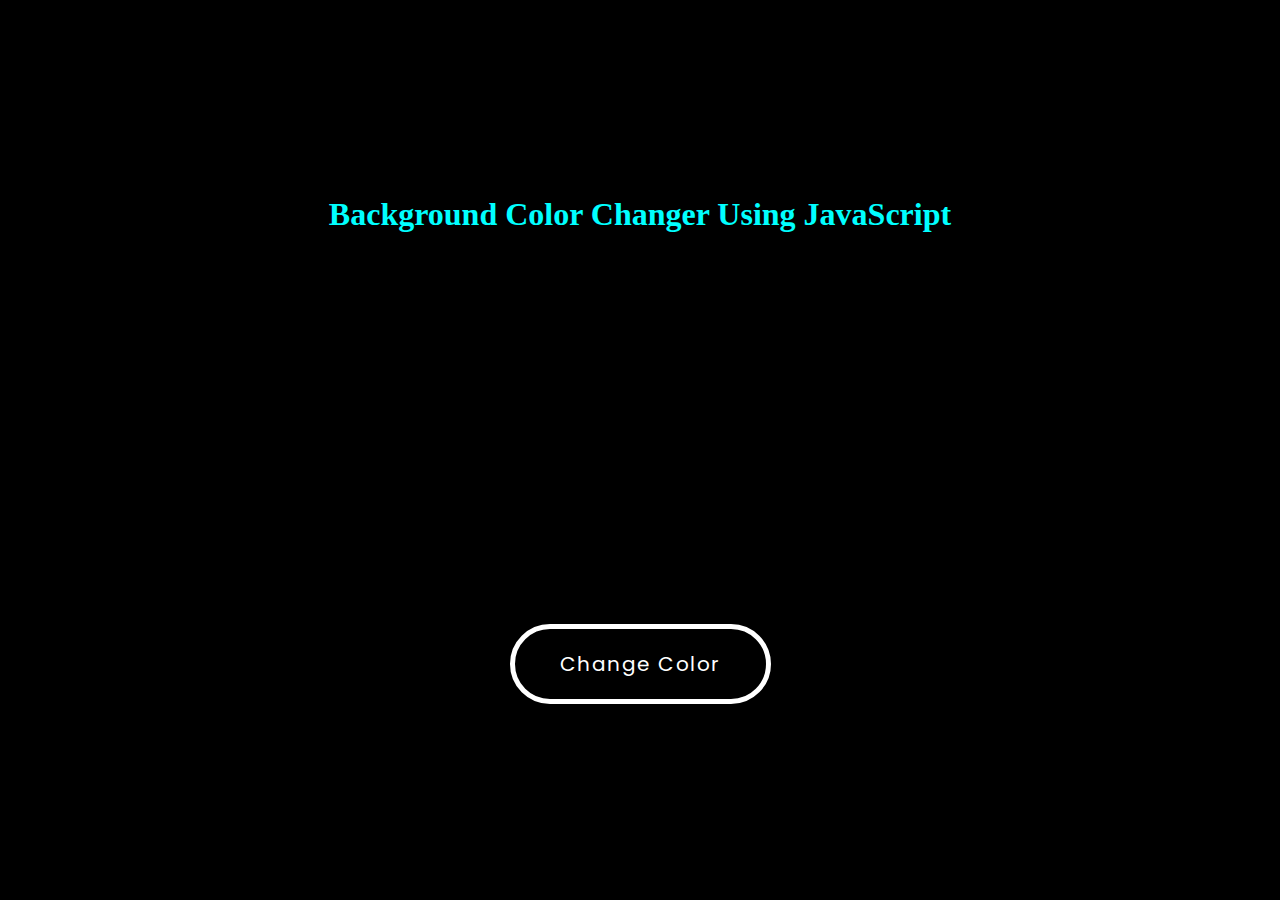
<file: Bg-Color-Changer-Using-JS/index.html>
<!DOCTYPE html>
<html lang="en">
  <head>
    <meta charset="UTF-8" />
    <meta http-equiv="X-UA-Compatible" content="IE=edge" />
    <meta name="viewport" content="width=device-width, initial-scale=1.0" />
    <title>Background Color Changer Using JavaScript</title>
    <link
      href="https://fonts.googleapis.com/css2?family=Poppins:wght@600&display=swap"
      rel="stylesheet"
    />
    <link rel="stylesheet" href="style.css">
    <script src="app.js"></script>
  </head>
  <body>
    <div class="cc">
        <h1>Background Color Changer Using JavaScript</h1>
    </div>
    <button onclick="changeColor()">Change Color</button>
  </body>
</html>
</file>
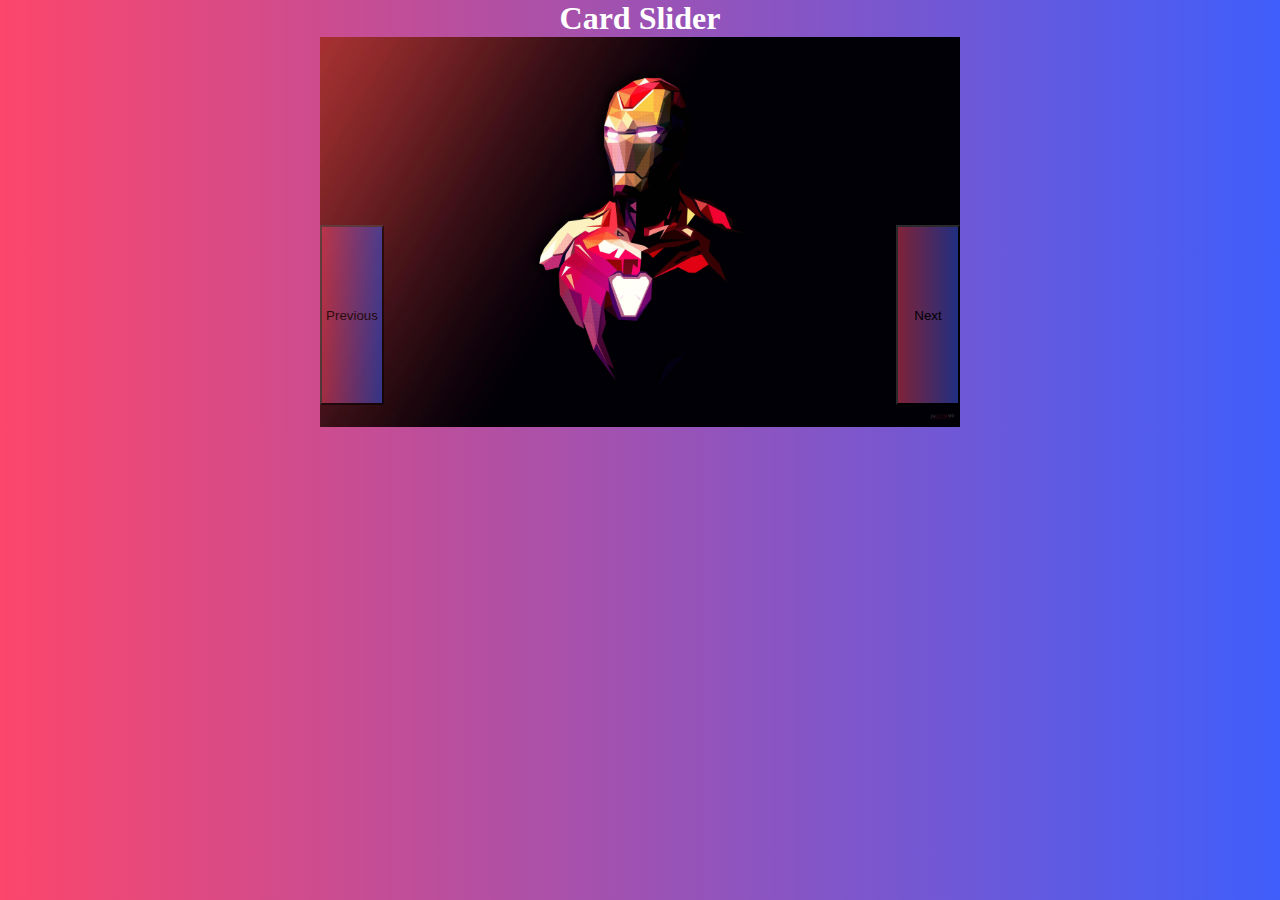
<file: Card-Slider-With-JS/index.html>
<!DOCTYPE html>
<html lang="en">
<head>
    <meta charset="UTF-8">
    <meta http-equiv="X-UA-Compatible" content="IE=edge">
    <meta name="viewport" content="width=device-width, initial-scale=1.0">
    <title>Card-Slider</title>
    <link rel="stylesheet" href="style.css">
</head>
<body>
    <h1>Card Slider</h1>
    <div class="card">
        <div class="cardContainer">
            <img class="slides" src="./Img/Avengers.jpg" id="lastslide">
            <img class="slides" src="./Img/Iron-Man.jpg">
            <img class="slides" src="./Img/SpiderMan.jpg">
            <img class="slides" src="./Img/Thor.jpg">
            <img class="slides" src="./Img/AvengersF.jpg" id="firstslide">
        </div>
    </div>
    <button class="btn" id="prev">Previous</button>
    <button class="btn" id="next">Next</button>
    <script src="./app.js"></script>
</body>
</html>
</file>
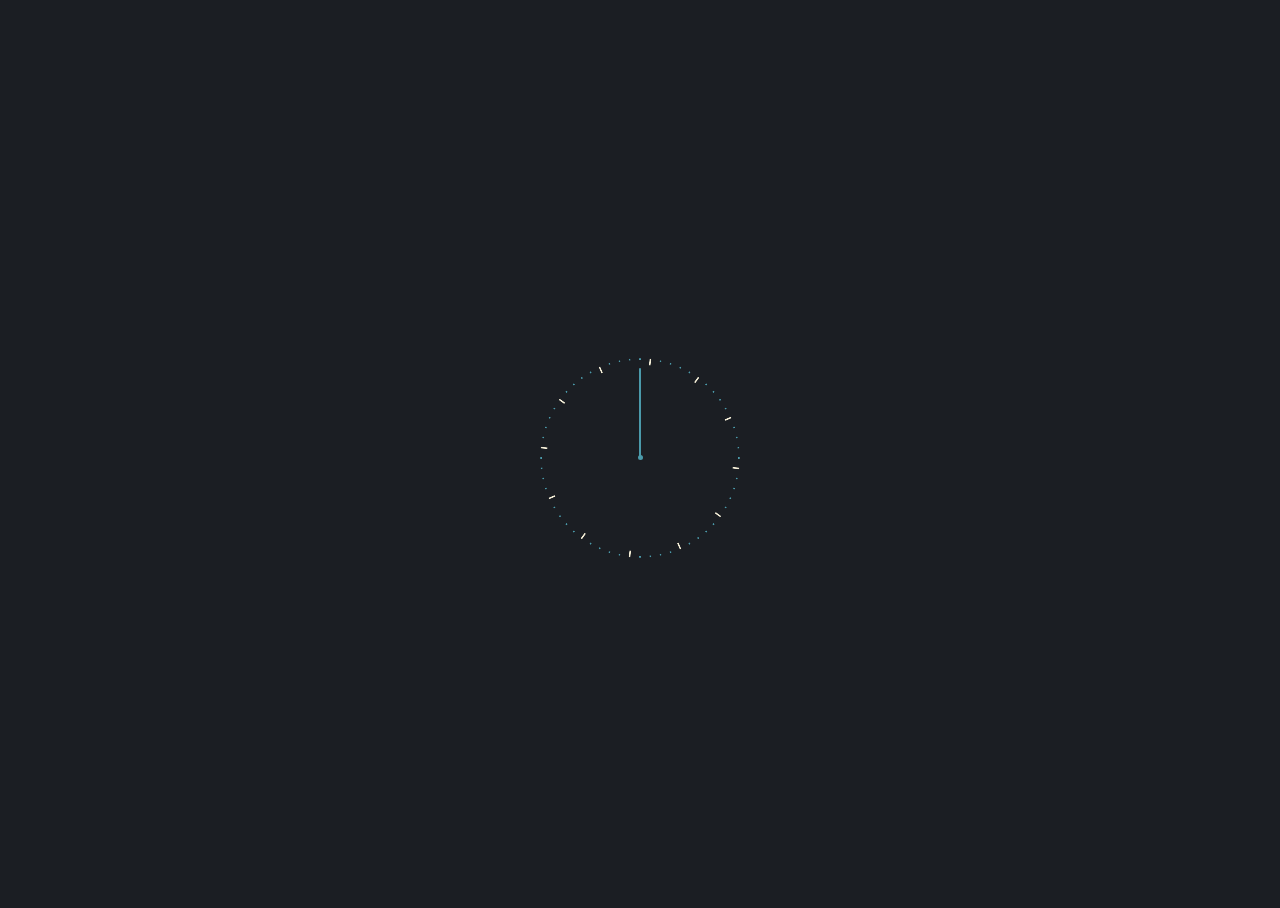
<file: Clock-Animation-Using-Html-Css-JS/index.html>
<!DOCTYPE html>
<html lang="en">
<head>
    <meta charset="UTF-8">
    <meta http-equiv="X-UA-Compatible" content="IE=edge">
    <meta name="viewport" content="width=device-width, initial-scale=1.0">
    <title>Clock Animation</title>
    <link rel="stylesheet" href="style.css">
    <script src="app.js"></script>
</head>
<body>
    <div class="clock">
        <div class="clock-second"></div>
        <div class="clock-minute"></div>
        <div class="clock-hour"></div>
        <div class="clock-axis"></div>
        <section class="clock-indicator"></section>
        <section class="clock-indicator"></section>
        <section class="clock-indicator"></section>
        <section class="clock-indicator"></section>
        <section class="clock-indicator"></section>
        <section class="clock-indicator"></section>
        <section class="clock-indicator"></section>
        <section class="clock-indicator"></section>
        <section class="clock-indicator"></section>
        <section class="clock-indicator"></section>
        <section class="clock-indicator"></section>
        <section class="clock-indicator"></section>
        <section class="clock-indicator"></section>
        <section class="clock-indicator"></section>
        <section class="clock-indicator"></section>
        <section class="clock-indicator"></section>
        <section class="clock-indicator"></section>
        <section class="clock-indicator"></section>
        <section class="clock-indicator"></section>
        <section class="clock-indicator"></section>
        <section class="clock-indicator"></section>
        <section class="clock-indicator"></section>
        <section class="clock-indicator"></section>
        <section class="clock-indicator"></section>
        <section class="clock-indicator"></section>
        <section class="clock-indicator"></section>
        <section class="clock-indicator"></section>
        <section class="clock-indicator"></section>
        <section class="clock-indicator"></section>
        <section class="clock-indicator"></section>
        <section class="clock-indicator"></section>
        <section class="clock-indicator"></section>
        <section class="clock-indicator"></section>
        <section class="clock-indicator"></section>
        <section class="clock-indicator"></section>
        <section class="clock-indicator"></section>
        <section class="clock-indicator"></section>
        <section class="clock-indicator"></section>
        <section class="clock-indicator"></section>
        <section class="clock-indicator"></section>
        <section class="clock-indicator"></section>
        <section class="clock-indicator"></section>
        <section class="clock-indicator"></section>
        <section class="clock-indicator"></section>
        <section class="clock-indicator"></section>
        <section class="clock-indicator"></section>
        <section class="clock-indicator"></section>
        <section class="clock-indicator"></section>
        <section class="clock-indicator"></section>
        <section class="clock-indicator"></section>
        <section class="clock-indicator"></section>
        <section class="clock-indicator"></section>
        <section class="clock-indicator"></section>
        <section class="clock-indicator"></section>
        <section class="clock-indicator"></section>
        <section class="clock-indicator"></section>
        <section class="clock-indicator"></section>
        <section class="clock-indicator"></section>
        <section class="clock-indicator"></section>
        <section class="clock-indicator"></section>
    </div>
</body>
</html>
</file>
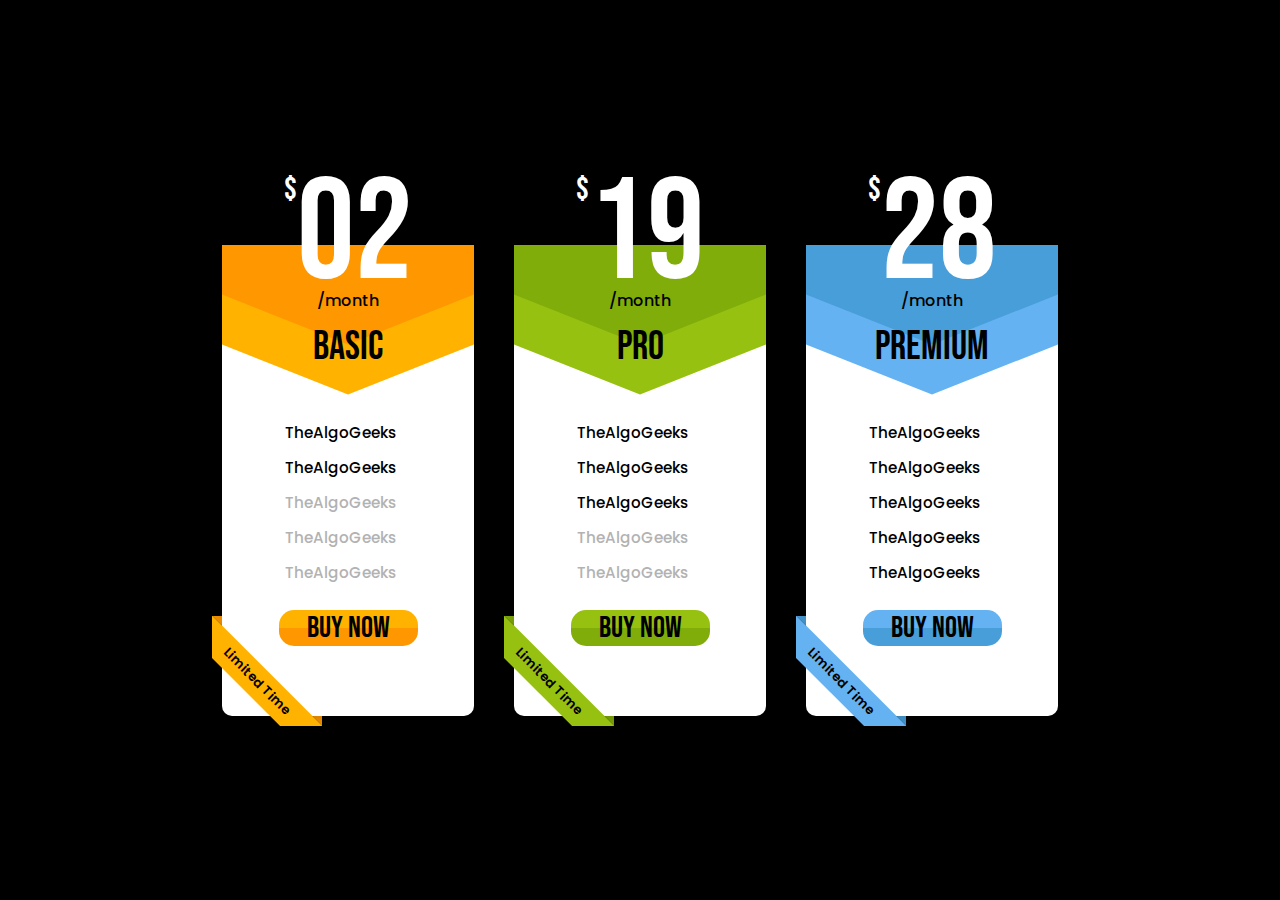
<file: Flat-Pricing-Card-List/index.html>
<!-- <!DOCTYPE html>
<html lang="en">
<head>
    <meta charset="UTF-8">
    <meta http-equiv="X-UA-Compatible" content="IE=edge">
    <meta name="viewport" content="width=device-width, initial-scale=1.0">
    <title>Flat Pricing Card List</title>
    <link rel="stylesheet" href="style.css">
    <link rel="stylesheet" href="https://unicons.iconscout.com/release/v4.0.0/css/line.css">

</head>
<body>
    <section class="main-container">
        <div class="card-container">

         

            <div class="pricing-card card-01">
                <div class="pricing">
                    <div class="price">
                            <sup>$</sup> <span> 12</span>
                    </div>
                    <p>/month</p> <span class="type">Basic</span>
                </div>
                <div class="card-body">
                    <div class="top-shape">
                        <div class="card-content">
                            <ul>
                                <li class="active">TheAlgoGeeks. <i class="uil uil-check-circle"></i> </li>
                                <li class="active">TheAlgoGeeks. <i class="uil uil-check-circle"></i> </li>
                                <li class="active">TheAlgoGeeks. <i class="uil uil-times-circle"></i> </li>
                                <li class="active">TheAlgoGeeks. <i class="uil uil-times-circle"></i> </li>
                                <li class="active">TheAlgoGeeks. <i class="uil uil-times-circle"></i> </li>
                            </ul>
                            <button class="buy-btn">Buy Now</button>
                        </div>
                    </div>
                    <div class="ribbon"></div>
                </div>

           

            <div class="pricing-card card-02">
                <div class="pricing">
                    <div class="price">
                            <sup>$</sup> <span> 20</span>
                    </div>
                    <p>/month</p> <span class="type">Pro</span>
                </div>
                <div class="card-body">
                    <div class="top-shape">
                        <div class="card-content">
                            <ul>
                                <li class="active">TheAlgoGeeks. <i class="uil uil-check-circle"></i> </li>
                                <li class="active">TheAlgoGeeks. <i class="uil uil-check-circle"></i> </li>
                                <li class="active">TheAlgoGeeks. <i class="uil uil-check-circle"></i> </li>
                                <li class="active">TheAlgoGeeks. <i class="uil uil-times-circle"></i> </li>
                                <li class="active">TheAlgoGeeks. <i class="uil uil-times-circle"></i> </li>
                            </ul>
                            <button class="buy-btn">Buy Now</button>
                        </div>
                    </div>
                    <div class="ribbon"></div>
                </div>


            <div class="pricing-card card-03">
                <div class="pricing">
                    <div class="price">
                            <sup>$</sup> <span> 25</span>
                    </div>
                    <p>/month</p> <span class="type">Premium</span>
                </div>
                <div class="card-body">
                    <div class="top-shape">
                        <div class="card-content">
                            <ul>
                                <li class="active">TheAlgoGeeks. <i class="uil uil-check-circle"></i> </li>
                                <li class="active">TheAlgoGeeks. <i class="uil uil-check-circle"></i> </li>
                                <li class="active">TheAlgoGeeks. <i class="uil uil-check-circle"></i> </li>
                                <li class="active">TheAlgoGeeks. <i class="uil uil-check-circle"></i> </li>
                                <li class="active">TheAlgoGeeks. <i class="uil uil-check-circle"></i> </li>
                            </ul>
                            <button class="buy-btn">Buy Now</button>
                        </div>
                    </div>
                    <div class="ribbon"></div>
                </div>

            </div>
        </div>
    </section>
    
</body>
</html> -->

<!DOCTYPE html>
<html lang="en" dir="ltr">

<head>
    <meta charset="utf-8">
    <meta name="viewport" content="width=device-width, initial-scale=1.0">
    <title>Responsive Flat Pricing Card List Design - Using HTML & CSS</title>
    <link rel="stylesheet" href="style.css">
    <link rel="stylesheet" href="https://unicons.iconscout.com/release/v4.0.0/css/line.css">
</head>

<body>
    <section class="main-container">
        <div class="card-container">
            <div class="pricing-card card-01">
                <div class="pricing">
                    <div class="price">
                        <sup>$</sup> <span>02</span>
                    </div>
                    <p>/month</p> <span class="type">Basic</span>
                </div>
                <div class="card-body">
                    <div class="top-shape"></div>
                    <div class="card-content">
                        <ul>
                            <li class="active">TheAlgoGeeks <i class="uil uil-check-circle"></i></li>
                            <li class="active">TheAlgoGeeks <i class="uil uil-check-circle"></i></li>
                            <li class="disabled">TheAlgoGeeks <i class="uil uil-times-circle"></i></li>
                            <li class="disabled">TheAlgoGeeks <i class="uil uil-times-circle"></i></li>
                            <li class="disabled">TheAlgoGeeks <i class="uil uil-times-circle"></i></li>
                        </ul> <button class="buy-btn">Buy Now</button>
                    </div>
                </div>
                <div class="ribbon"></div>
            </div>
            <div class="pricing-card card-02">
                <div class="pricing">
                    <div class="price"> <sup>$</sup> <span>19</span> </div>
                    <p>/month</p> <span class="type">Pro</span>
                </div>
                <div class="card-body">
                    <div class="top-shape"></div>
                    <div class="card-content">
                        <ul>
                            <li class="active">TheAlgoGeeks <i class="uil uil-check-circle"></i></li>
                            <li class="active">TheAlgoGeeks <i class="uil uil-check-circle"></i></li>
                            <li class="active">TheAlgoGeeks <i class="uil uil-check-circle"></i></li>
                            <li class="disabled">TheAlgoGeeks <i class="uil uil-times-circle"></i></li>
                            <li class="disabled">TheAlgoGeeks <i class="uil uil-times-circle"></i></li>
                        </ul> <button class="buy-btn">Buy Now</button>
                    </div>
                </div>
                <div class="ribbon"></div>
            </div>
            <div class="pricing-card card-03">
                <div class="pricing">
                    <div class="price"> <sup>$</sup> <span>28</span> </div>
                    <p>/month</p> <span class="type">Premium</span>
                </div>
                <div class="card-body">
                    <div class="top-shape"></div>
                    <div class="card-content">
                        <ul>
                            <li class="active">TheAlgoGeeks <i class="uil uil-check-circle"></i></li>
                            <li class="active">TheAlgoGeeks <i class="uil uil-check-circle"></i></li>
                            <li class="active">TheAlgoGeeks <i class="uil uil-check-circle"></i></li>
                            <li class="active">TheAlgoGeeks <i class="uil uil-check-circle"></i></li>
                            <li class="active">TheAlgoGeeks <i class="uil uil-check-circle"></i></li>
                        </ul> <button class="buy-btn">Buy Now</button>
                    </div>
                </div>
                <div class="ribbon"></div>
            </div>
        </div>
    </section>
</body>

</html>
</file>
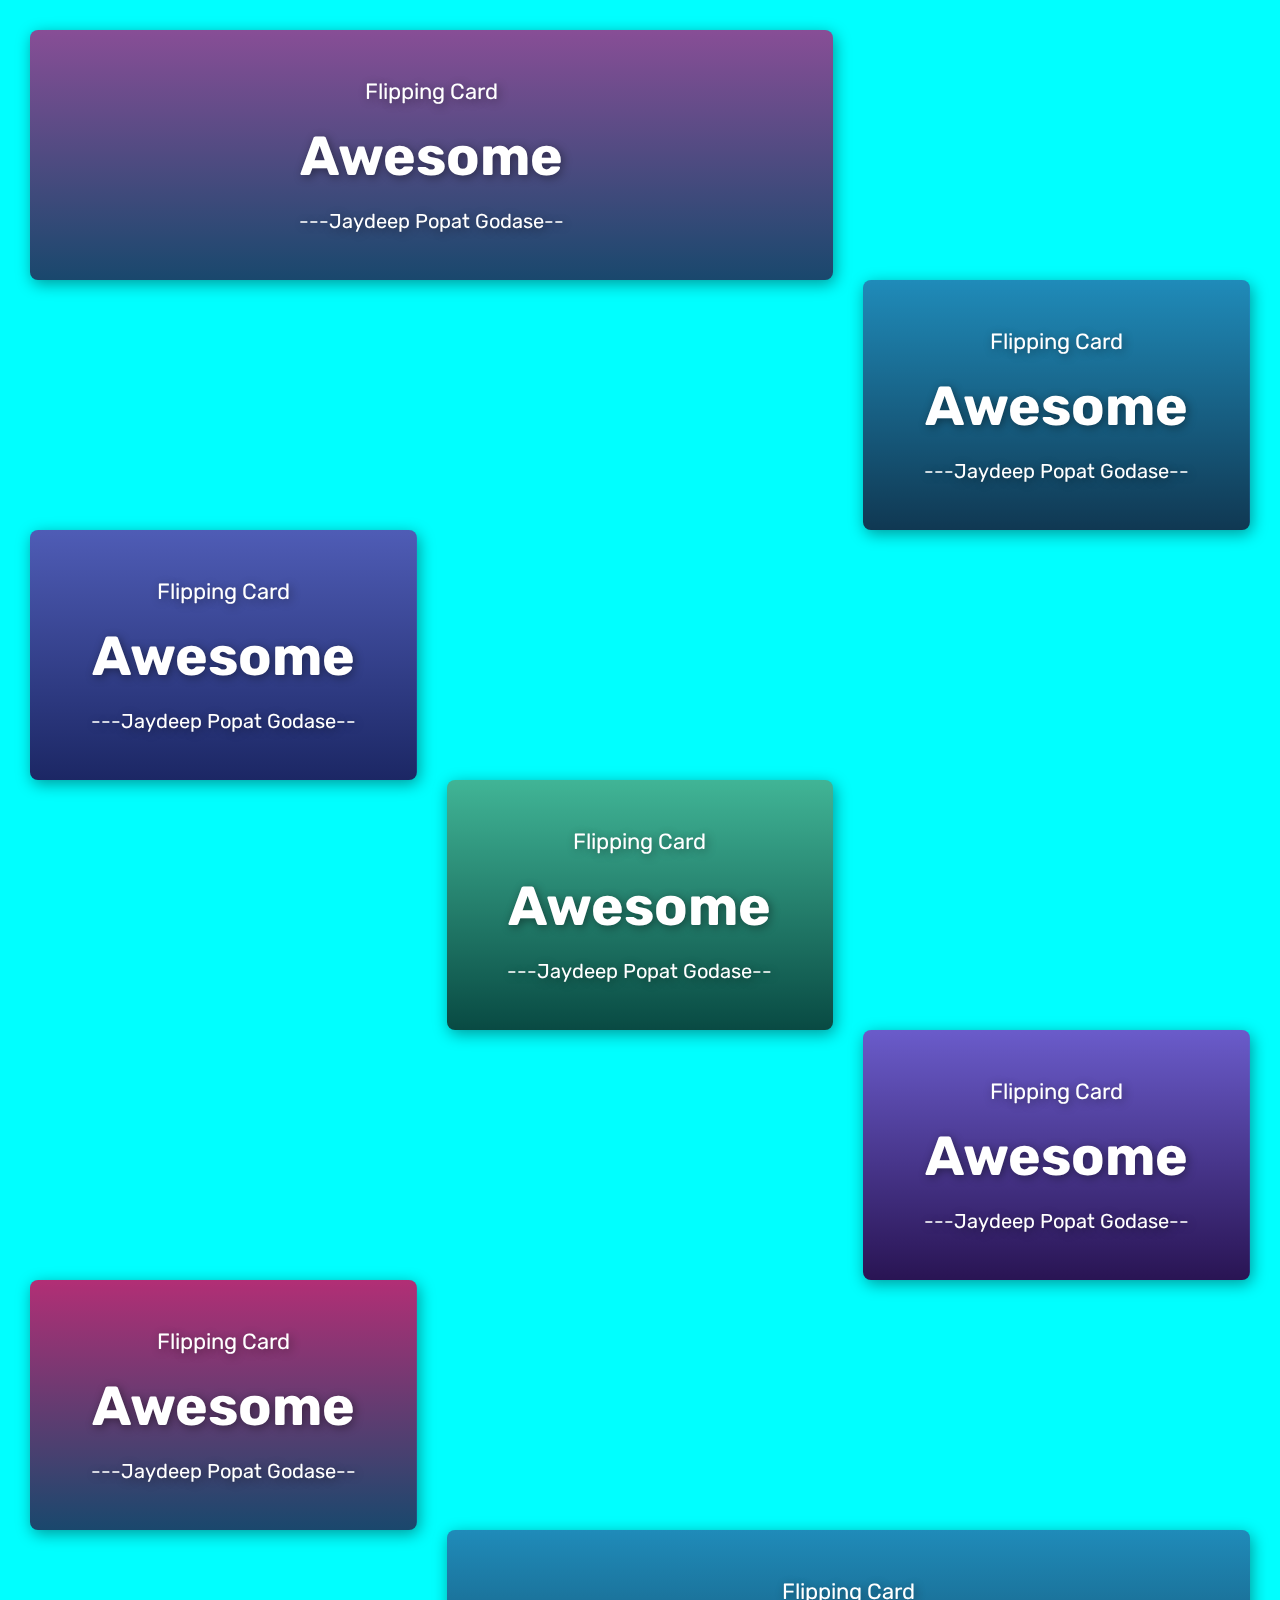
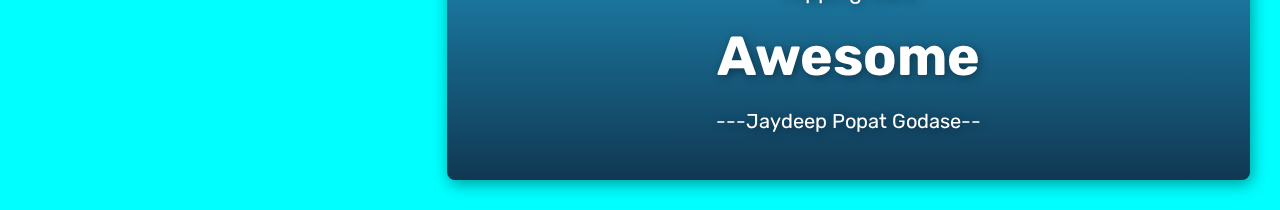
<file: Flipping-card-using-html-css/index.html>
<!DOCTYPE html>
<html lang="en">
<head>
    <meta charset="UTF-8">
    <meta http-equiv="X-UA-Compatible" content="IE=edge">
    <meta name="viewport" content="width=device-width, initial-scale=1.0">
    <title>Flipping Card</title>
    <link rel="stylesheet" href="style.css">
    <script src="app.js"></script>
</head>
<body>

<!-- Card One -->

    <div class="grids">
        <div class="card-one">
            <div class="card-side card-side--front" id="front-1">
                <div class="text-box">
                    <h3 class="text-box-top">Flipping Card</h3>
                    <h1 class="text-box-middle">Awesome</h1>
                    <h3 class="text-box-lower">---Jaydeep Popat Godase--</h3>
                </div>
            </div>
            <div class="card-side card-side--back" id="back-1">
                <div class="text-box">
                    <h3 class="text-box-top">Card Flipped</h3>
                    <h1 class="text-box-middle">Great</h1>
                    <h3 class="text-box-lower">---Jaydeep Popat Godase--</h3>
                </div>
            </div>
        </div>
    </div>

    <!-- Card Two -->

    <div class="grids">
        <div class="card-two">
            <div class="card-side card-side--front" id="front-2">
                <div class="text-box">
                    <h3 class="text-box-top">Flipping Card</h3>
                    <h1 class="text-box-middle">Awesome</h1>
                    <h3 class="text-box-lower">---Jaydeep Popat Godase--</h3>
                </div>
            </div>
            <div class="card-side card-side--back" id="back-2">
                <div class="text-box">
                    <h3 class="text-box-top">Card Flipped</h3>
                    <h1 class="text-box-middle">Great</h1>
                    <h3 class="text-box-lower">---Jaydeep Popat Godase--</h3>
                </div>
            </div>
        </div>
    </div>

<!-- Card Three -->

    <div class="grids">
        <div class="card-three">
            <div class="card-side card-side--front" id="front-3">
                <div class="text-box">
                    <h3 class="text-box-top">Flipping Card</h3>
                    <h1 class="text-box-middle">Awesome</h1>
                    <h3 class="text-box-lower">---Jaydeep Popat Godase--</h3>
                </div>
            </div>
            <div class="card-side card-side--back" id="back-3">
                <div class="text-box">
                    <h3 class="text-box-top">Card Flipped</h3>
                    <h1 class="text-box-middle">Great</h1>
                    <h3 class="text-box-lower">---Jaydeep Popat Godase--</h3>
                </div>
            </div>
        </div>
    </div>

    <!-- Card Four -->

    <div class="grids">
        <div class="card-four">
            <div class="card-side card-side--front" id="front-4">
                <div class="text-box">
                    <h3 class="text-box-top">Flipping Card</h3>
                    <h1 class="text-box-middle">Awesome</h1>
                    <h3 class="text-box-lower">---Jaydeep Popat Godase--</h3>
                </div>
            </div>
            <div class="card-side card-side--back" id="back-4">
                <div class="text-box">
                    <h3 class="text-box-top">Card Flipped</h3>
                    <h1 class="text-box-middle">Great</h1>
                    <h3 class="text-box-lower">---Jaydeep Popat Godase--</h3>
                </div>
            </div>
        </div>
    </div>

<!-- Card Five -->

    <div class="grids">
        <div class="card-five">
            <div class="card-side card-side--front" id="front-5">
                <div class="text-box">
                    <h3 class="text-box-top">Flipping Card</h3>
                    <h1 class="text-box-middle">Awesome</h1>
                    <h3 class="text-box-lower">---Jaydeep Popat Godase--</h3>
                </div>
            </div>
            <div class="card-side card-side--back" id="back-5">
                <div class="text-box">
                    <h3 class="text-box-top">Card Flipped</h3>
                    <h1 class="text-box-middle">Great</h1>
                    <h3 class="text-box-lower">---Jaydeep Popat Godase--</h3>
                </div>
            </div>
        </div>
    </div>

<!-- Card Six -->

    <div class="grids">
        <div class="card-six">
            <div class="card-side card-side--front" id="front-6">
                <div class="text-box">
                    <h3 class="text-box-top">Flipping Card</h3>
                    <h1 class="text-box-middle">Awesome</h1>
                    <h3 class="text-box-lower">---Jaydeep Popat Godase--</h3>
                </div>
            </div>
            <div class="card-side card-side--back" id="back-6">
                <div class="text-box">
                    <h3 class="text-box-top">Card Flipped</h3>
                    <h1 class="text-box-middle">Great</h1>
                    <h3 class="text-box-lower">---Jaydeep Popat Godase--</h3>
                </div>
            </div>
        </div>
    </div>

<!-- Card Seven -->

    <div class="grids">
        <div class="card-seven">
            <div class="card-side card-side--front" id="front-7">
                <div class="text-box">
                    <h3 class="text-box-top">Flipping Card</h3>
                    <h1 class="text-box-middle">Awesome</h1>
                    <h3 class="text-box-lower">---Jaydeep Popat Godase--</h3>
                </div>
            </div>
            <div class="card-side card-side--back" id="back-7">
                <div class="text-box">
                    <h3 class="text-box-top">Card Flipped</h3>
                    <h1 class="text-box-middle">Great</h1>
                    <h3 class="text-box-lower">---Jaydeep Popat Godase--</h3>
                </div>
            </div>
        </div>
    </div>

</body>
</html>
</file>
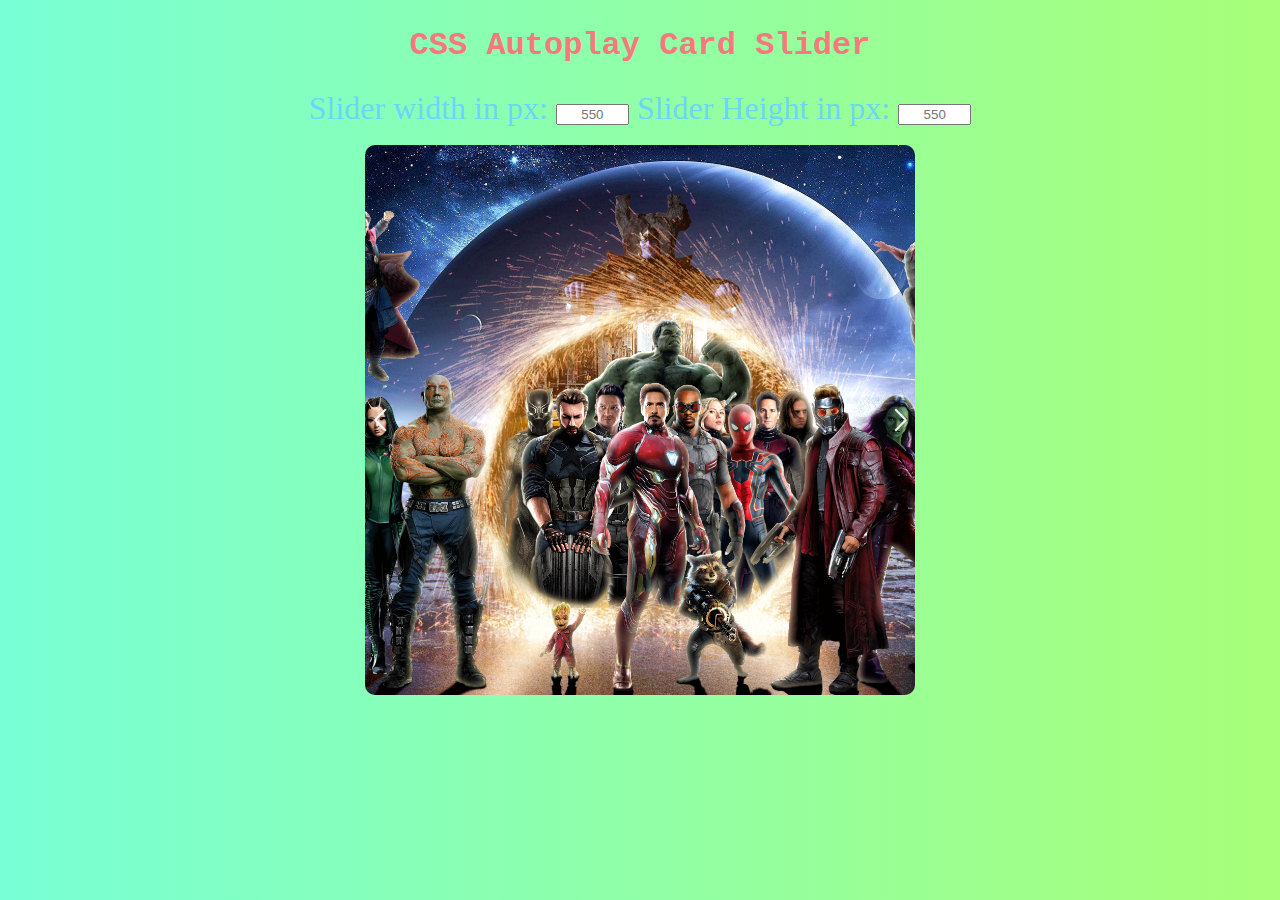
<file: Infinite-Autoplay-Card-Slider/index.html>
<!DOCTYPE html>
<html lang="en">
<head>
    <meta charset="UTF-8">
    <meta http-equiv="X-UA-Compatible" content="IE=edge">
    <meta name="viewport" content="width=device-width, initial-scale=1.0">
    <title>Infinity Autoplay Card Slider</title>
    <link rel="stylesheet" href="./style.css">
    <script src="./app.js"></script>
</head>
<body>
    <h2>CSS Autoplay Card Slider</h2>
    <div id="sliderSetting">
        <label for="slider-width">Slider width in px:</label>
        <input type="text" id="slider-width" name="slider-width" minlength="2" maxlength="4" size="6" placeholder="550">

        <label for="slider-height">Slider Height in px:</label>
        <input type="text" id="slider-height" name="slider-height" minlength="2" maxlength="4" size="6" placeholder="550">
    </div>

    <div id="pSlider">
        <ol id="slider-container" dir="ltr">
            <li id="slide-1" class="li-slide">
                <div class="slide-snapper"></div>
                <a class="prev-slide" href="#slide-4"></a>
                <a class="next-slide" href="#slide-2"></a>
            </li>
            <li id="slide-2" class="li-slide">
                <div class="slide-snapper"></div>
                <a class="prev-slide" href="#slide-1"></a>
                <a class="next-slide" href="#slide-3"></a>
            </li>
            <li id="slide-3" class="li-slide">
                <div class="slide-snapper"></div>
                <a class="prev-slide" href="#slide-2"></a>
                <a class="next-slide" href="#slide-4"></a>
            </li>
            <li id="slide-4" class="li-slide">
                <div class="slide-snapper"></div>
                <a class="prev-slide" href="#slide-3"></a>
                <a class="next-slide" href="#slide-1"></a>
            </li>
        </ol>
    </div>
</body>
</html>
</file>
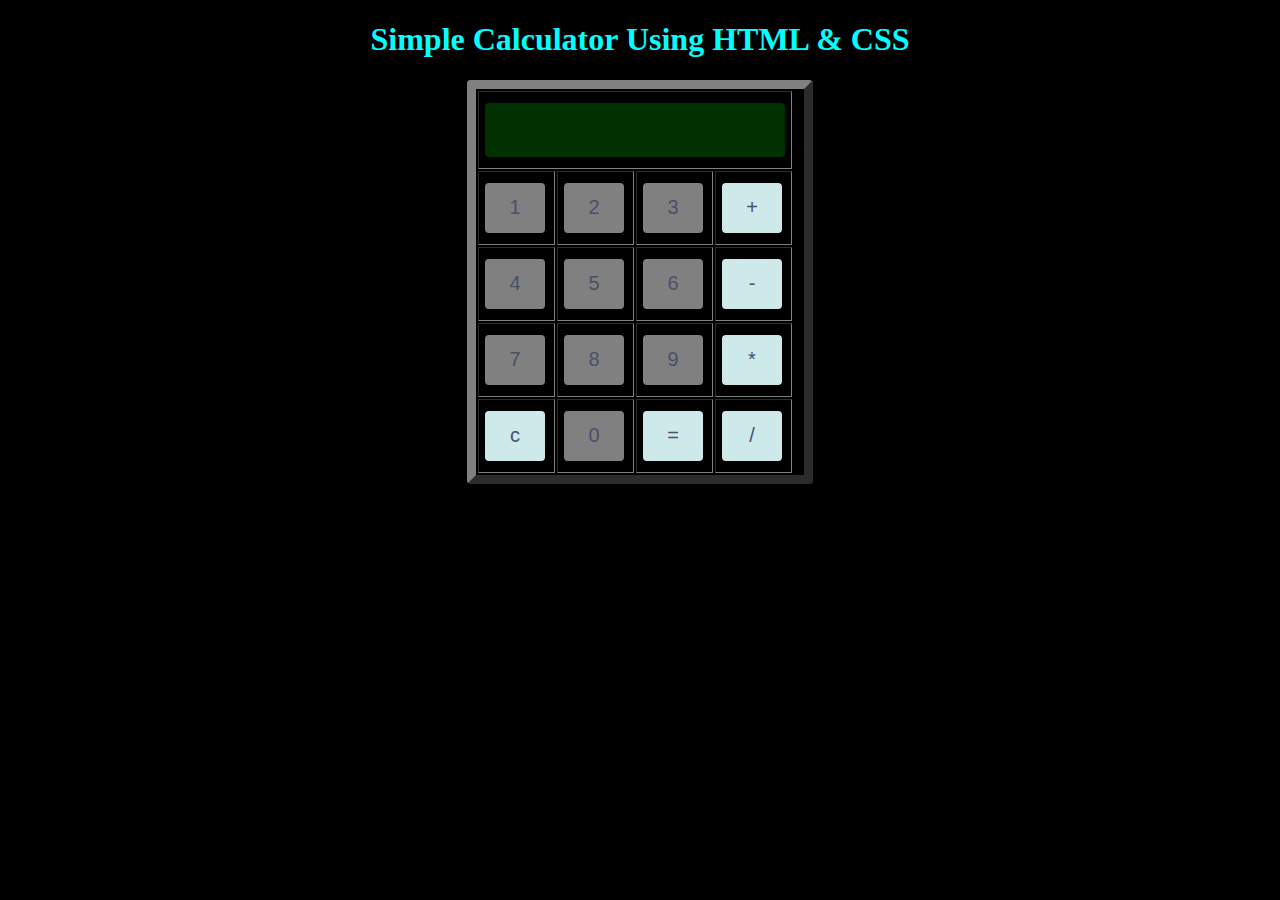
<file: Simple-Calculator-Using-HTML-CSS/index.html>
<!DOCTYPE html>
<html lang="en">
  <head>
    <meta charset="UTF-8" />
    <meta http-equiv="X-UA-Compatible" content="IE=edge" />
    <meta name="viewport" content="width=device-width, initial-scale=1.0" />
    <title>Calculator</title>
    <link rel="stylesheet" href="style.css" />
  </head>
  <body>
    <h1>Simple Calculator Using HTML & CSS</h1>
    <form name="calculator">
      <table border="9">
        <tr>
          <td colspan="4">
            <input type="text" name="display" id="jp" value="" readonly />
          </td>
        </tr>
        <td>
          <input
            type="button"
            value="1"
            onClick="calculator.display.value+=1"
          />
        </td>
        <td>
          <input
            type="button"
            value="2"
            onClick="calculator.display.value+=2"
          />
        </td>
        <td>
          <input
            type="button"
            value="3"
            onClick="calculator.display.value+=3"
          />
        </td>
        <td>
          <input
            type="button"
            class="operator"
            name="plus"
            value="+"
            onClick="calculator.display.value+='+'"
          />
        </td>
        <tr>
          <td>
            <input
              type="button"
              value="4"
              onClick="calculator.display.value+=4"
            />
          </td>
          <td>
            <input
              type="button"
              value="5"
              onClick="calculator.display.value+=5"
            />
          </td>
          <td>
            <input
              type="button"
              value="6"
              onClick="calculator.display.value+=6"
            />
          </td>
          <td>
            <input
              type="button"
              class="operator"
              name="minus"
              value="-"
              onClick="calculator.display.value+='-'"
            />
          </td>
        </tr>
        <tr>
          <td>
            <input
              type="button"
              value="7"
              onClick="calculator.display.value+=7"
            />
          </td>
          <td>
            <input
              type="button"
              value="8"
              onClick="calculator.display.value+=8"
            />
          </td>
          <td>
            <input
              type="button"
              value="9"
              onClick="calculator.display.value+=9"
            />
          </td>
          <td>
            <input
              type="button"
              class="operator"
              name="multi"
              value="*"
              onClick="calculator.display.value+='*'"
            />
          </td>
        </tr>
        <tr>
          <td>
            <input
              type="button"
              id="clear"
              name="clear"
              value="c"
              onClick="calculator.display.value=''"
            />
          </td>
          <td>
            <input
              type="button"
              value="0"
              onClick="calculator.display.value+=0"
            />
          </td>
          <td>
            <input
              type="button"
              class="operator"
              name="equal"
              value="="
              onClick="calculator.display.value=eval(calculator.display.value)"
            />
          </td>
          <td>
            <input
              type="button"
              class="operator"
              name="div"
              value="/"
              onClick="calculator.display.value+='/'"
            />
          </td>
        </tr>
      </table>
    </form>
  </body>
</html>
</file>
<file: Bg-Color-Changer-Using-JS/style.css>
*{
    padding: 0;
    margin: 0
}

body{
    background-color: black;
    height: 100vh;
    display: grid;
    place-items: center;
}

.cc{
    color: aqua;
}

button{
    font-family:'Poppins',sans-serif;
    font-size: 20px;
    padding: 20px 45px;
    background-color: transparent;
    border: 5px solid #ffffff;
    color: #ffffff;
    letter-spacing: 1.5px;
    border-radius: 50px;
    cursor: pointer;
    outline: none;
}
</file>
<file: Card-Slider-With-JS/style.css>
*{
    margin: 0px;
    padding: 0px;
    box-sizing: border-box;
    background: linear-gradient(90deg, #FC466B 0%, #3F5EFB 100%);
}
h1{
    text-align: center;
    color: white;
}
.card{
    width: 50%;
    margin: auto;
    overflow: hidden;
}
.cardContainer{
    display: flex;
}
.slides{
    width: 100%;
    height: 390px;
}
.btn{
    position: relative;
    transition: 0.1s ease-in;
}
#next{
    position: absolute;
    background-color: white;
    opacity: 0.5;
    top: 25%;
    right: 25%;
    width: 5%;
    height: 20%;
    z-index: 5;
}
#next:hover{
    opacity: 0.2;
}
#prev{
    position: absolute;
    background-color: white;
    opacity: 0.5;
    top: 25%;
    left: 25%;
    width: 5%;
    height: 20%;
    z-index: 5;
}
#prev:hover{
    opacity: 0.2;
}
</file>
<file: Clock-Animation-Using-Html-Css-JS/style.css>
html,
body {
  height: 100%;
}

body {
  background: #1b1e23;
  display: flex;
  flex-direction: column;
  justify-content: center;
  align-items: center;
  font-family: sans-serif;
  color: white;
}

p {
  color: #f4eed7;
  font-size: 0.8em;
  opacity: 0.75;
}

.clock {
  height: 200px;
  width: 200px;
  border-radius: 100px;
  display: flex;
  justify-content: center;
  position: relative;
}

.clock-second,
.clock-minute,
.clock-hour,
.clock-indicator {
  position: absolute;
  left: calc(50%-1px);
  width: 2px;
  background: #f4eed7;
  transform-origin: bottom center;
  z-index: 2;
  border-radius: 1px;
}

.clock-second {
  height: 90px;
  margin-top: 10px;
  background: #4b9aaa;
  -webkit-animation: time 60s infinite steps(60);
  animation: time 60s infinite steps(60);
  z-index: 3;
}

.clock-minute {
  height: 80px;
  margin-top: 20px;
  opacity: 0.75;
  -webkit-animation: time 3600s infinite;
  animation: time 3600s infinite;
}

.clock-hour {
  height: 60px;
  margin-top: 40px;
  -webkit-animation: time 43200s linear infinite;
  animation: time 43200s linear infinite;
}

.clock-indicator {
  height: 98px;
  border-top: 2px solid #4b9aaa;
  background: none;
}

.clock-indicator:nth-last-of-type(5n) {
  opacity: 1;
  height: 93px;
  border-top: 7px solid #f4eed7;
}

.clock-axis {
  background: #4b9aaa;
  width: 5px;
  height: 5px;
  border-radius: 3px;
  position: absolute;
  z-index: 4;
  top: 97px;
}

section:nth-of-type(1) {
  transform: rotateZ(calc(6deg * 1));
}

section:nth-of-type(2) {
  transform: rotateZ(calc(6deg * 2));
}

section:nth-of-type(3) {
  transform: rotateZ(calc(6deg * 3));
}

section:nth-of-type(4) {
  transform: rotateZ(calc(6deg * 4));
}

section:nth-of-type(5) {
  transform: rotateZ(calc(6deg * 5));
}

section:nth-of-type(6) {
  transform: rotateZ(calc(6deg * 6));
}

section:nth-of-type(7) {
  transform: rotateZ(calc(6deg * 7));
}

section:nth-of-type(8) {
  transform: rotateZ(calc(6deg * 8));
}

section:nth-of-type(9) {
  transform: rotateZ(calc(6deg * 9));
}

section:nth-of-type(10) {
  transform: rotateZ(calc(6deg * 10));
}

section:nth-of-type(11) {
  transform: rotateZ(calc(6deg * 11));
}

section:nth-of-type(12) {
  transform: rotateZ(calc(6deg * 12));
}

section:nth-of-type(13) {
  transform: rotateZ(calc(6deg * 13));
}

section:nth-of-type(14) {
  transform: rotateZ(calc(6deg * 14));
}

section:nth-of-type(15) {
  transform: rotateZ(calc(6deg * 15));
}

section:nth-of-type(16) {
  transform: rotateZ(calc(6deg * 16));
}

section:nth-of-type(17) {
  transform: rotateZ(calc(6deg * 17));
}

section:nth-of-type(18) {
  transform: rotateZ(calc(6deg * 18));
}

section:nth-of-type(19) {
  transform: rotateZ(calc(6deg * 19));
}

section:nth-of-type(20) {
  transform: rotateZ(calc(6deg * 20));
}

section:nth-of-type(21) {
  transform: rotateZ(calc(6deg * 21));
}

section:nth-of-type(22) {
  transform: rotateZ(calc(6deg * 22));
}

section:nth-of-type(23) {
  transform: rotateZ(calc(6deg * 23));
}

section:nth-of-type(24) {
  transform: rotateZ(calc(6deg * 24));
}

section:nth-of-type(25) {
  transform: rotateZ(calc(6deg * 25));
}

section:nth-of-type(26) {
  transform: rotateZ(calc(6deg * 26));
}

section:nth-of-type(27) {
  transform: rotateZ(calc(6deg * 27));
}

section:nth-of-type(28) {
  transform: rotateZ(calc(6deg * 28));
}

section:nth-of-type(29) {
  transform: rotateZ(calc(6deg * 29));
}

section:nth-of-type(30) {
  transform: rotateZ(calc(6deg * 30));
}

section:nth-of-type(31) {
  transform: rotateZ(calc(6deg * 31));
}

section:nth-of-type(32) {
  transform: rotateZ(calc(6deg * 32));
}

section:nth-of-type(33) {
  transform: rotateZ(calc(6deg * 33));
}

section:nth-of-type(34) {
  transform: rotateZ(calc(6deg * 34));
}

section:nth-of-type(35) {
  transform: rotateZ(calc(6deg * 35));
}

section:nth-of-type(36) {
  transform: rotateZ(calc(6deg * 36));
}

section:nth-of-type(37) {
  transform: rotateZ(calc(6deg * 37));
}

section:nth-of-type(38) {
  transform: rotateZ(calc(6deg * 38));
}

section:nth-of-type(39) {
  transform: rotateZ(calc(6deg * 39));
}

section:nth-of-type(40) {
  transform: rotateZ(calc(6deg * 40));
}

section:nth-of-type(41) {
  transform: rotateZ(calc(6deg * 41));
}

section:nth-of-type(42) {
  transform: rotateZ(calc(6deg * 42));
}

section:nth-of-type(43) {
  transform: rotateZ(calc(6deg * 43));
}

section:nth-of-type(44) {
  transform: rotateZ(calc(6deg * 44));
}

section:nth-of-type(45) {
  transform: rotateZ(calc(6deg * 45));
}

section:nth-of-type(46) {
  transform: rotateZ(calc(6deg * 46));
}

section:nth-of-type(47) {
  transform: rotateZ(calc(6deg * 47));
}

section:nth-of-type(48) {
  transform: rotateZ(calc(6deg * 48));
}

section:nth-of-type(49) {
  transform: rotateZ(calc(6deg * 49));
}

section:nth-of-type(50) {
  transform: rotateZ(calc(6deg * 50));
}

section:nth-of-type(51) {
  transform: rotateZ(calc(6deg * 51));
}

section:nth-of-type(52) {
  transform: rotateZ(calc(6deg * 52));
}

section:nth-of-type(53) {
  transform: rotateZ(calc(6deg * 53));
}

section:nth-of-type(54) {
  transform: rotateZ(calc(6deg * 54));
}

section:nth-of-type(55) {
  transform: rotateZ(calc(6deg * 55));
}

section:nth-of-type(56) {
  transform: rotateZ(calc(6deg * 56));
}

section:nth-of-type(57) {
  transform: rotateZ(calc(6deg * 57));
}

section:nth-of-type(58) {
  transform: rotateZ(calc(6deg * 58));
}

section:nth-of-type(59) {
  transform: rotateZ(calc(6deg * 59));
}

section:nth-of-type(60) {
  transform: rotateZ(calc(6deg * 60));
}

@-webkit-keyframes time {
  to {
    transform: rotateZ(360deg);
  }
}

@keyframes time {
  to {
    transform: rotateZ(360deg);
  }
}
</file>
<file: Flat-Pricing-Card-List/style.css>
/* @import url("https://fonts.googleapis.com/css2?family=Poppins:wght@400;500;600&display=swap");
@import url("https://fonts.googleapis.com/css2?family=Bebas+Neue&display=swap");

:root {

  --card-01-color-01: #ffb200;
  --card-01-color-02: #ff9700;
  --card-02-color-01: #96c110;
  --card-02-color-02: #80ad0a;
  --card-03-color-01: #64b2f2;
  --card-03-color-02: #489ed9;
  --card-body-bg-color: #fff;
  --text-disabled-color: #ff0404;
  --body-bg-color: #e5f6ff;

  
  --poppins-font: "poppins", sans-serif;
  --bebas-font: "bebas Neue", cursive;
}

* {
  margin: 0;
  padding: 0;
  box-sizing: border-box;
}

body {
  background: var(--body-bg-color);
}

.main-container {
  position: relative;
  max-width: 900px;
  min-height: 100vh;
  margin-left: auto;
  margin-right: auto;
  padding: 0 2rem;
  display: flex;
  justify-content: center;
  align-items: center;
}

.card-container {
  display: grid;
  width: 100%;
  grid-template-columns: repeat(auto-fill, minmax(230px, 1fr));
  gap: 40px;
  margin: 50px 0;
}

.pricing-card {
  position: relative;
}

.card-body {
  position: relative;
  width: 100%;
  background: var(--card-body-bg-color);
  border-radius: 0 0 10px 10px;
  box-shadow: 0 5px 25px rgb(0 0 0 / 20%);
  margin-top: 60px;
}

.card-body .top-shape {
  clip-path: polygon(0 0, 100% 0%, 50% 50% 75%, 0 50%);
  height: 200px;
}

.card-01 .card-body .top-shape {
  background: var(--card-01-color-01);
}

.card-02 .card-body .top-shape {
  background: var(--card-02-color-01);
}

.card-03 .card-body .top-shape {
  background: var(--card-03-color-01);
}

.card-body .top-shape::before {
  content: "";
  position: absolute;
  clip-path: polygon(0 0, 100% 0%, 100% 25%, 50% 50%, 0 25%);
  width: 100%;
  height: 200px;
}

.card-01 .card-body .top-shape::before {
  background: var(--card-01-color-02);
}

.card-02 .card-body .top-shape::before {
  background: var(--card-02-color-02);
}

.card-03 .card-body .top-shape::before {
  background: var(--card-03-color-02);
}

.pricing {
  z-index: 999;
  font-family: var(--bebas-font);
  text-align: center;
  position: absolute;
  width: 100%;
}

.price {
  display: flex;
  justify-content: center;
  margin-bottom: 3px;
}

.price span {
  font-size: 9em;
  line-height: 100px;
}

.price sup {
  font-size: 2em;
  transform: translateY(-15px);
}

.pricing p {
  font-family: var(--poppins-font);
  font-weight: 500;
  margin-bottom: 10px;
}

.pricing .type {
  text-transform: uppercase;
  font-size: 2.5em;
}

.card-body .card-content {
  display: flex;
  justify-content: center;
  align-items: center;
  flex-direction: column;
  transform: translateY(-30px);
}

.card-body .card-content ul li {
  list-style: none;
  font-size: 0.95em;
  font-weight: 500;
  display: flex;
  justify-content: center;
  align-items: center;
  line-height: 35px;
  white-space: nowrap;
}

.card-body .card-content ul li i {
  font-size: 1.9em;
  margin-left: 15px;
}

.card-01 .card-body .card-content ul .active i {
  color: var(--card-01-color-01);
}

.card-02 .card-body .card-content ul .active i {
  color: var(--card-02-color-01);
}

.card-03 .card-body .card-content ul .active i {
  color: var(--card-03-color-01);
}

.card-body .card-content ul .disabled{
    color: var(--text-disabled-color);
}

.card-body .card-content ul .disabled i{
    color: var(--icons-);
}

.card-content .buy-btn{
    font-family: var(--bebas-font);
    border: none;
    outline: none;
    padding: 0 28px;
    border-radius: 15 px;
    text-transform: uppercase;
    font-size: 1.9em;
    cursor: pointer;
    margin-bottom: 40px;
}

.card-01 .card-content .buy-btn{
    background: linear-gradient(var(--card-01-color-01) 50%, var(--card-01-color-02) 50%);
}

.card-02 .card-content .buy-btn{
    background: linear-gradient(var(--card-02-color-01) 50%, var(--card-02-color-02) 50%);
}

.card-03 .card-content .buy-btn{
    background: linear-gradient(var(--card-03-color-01) 50%, var(--card-03-color-02) 50%);
}

.card-01 .card-content .buy-btn:hover{
    background: linear-gradient(var(--card-01-color-02) 50%, var(--card-01-color-01) 50%);
}

.card-02 .card-content .buy-btn:hover{
    background: linear-gradient(var(--card-02-color-02) 50%, var(--card-02-color-01) 50%);
}

.card-03 .card-content .buy-btn:hover{
    background: linear-gradient(var(--card-03-color-02) 50%, var(--card-03-color-01) 50%);
}

.ribbon{
    width: 110px;
    height: 110px;
    position: absolute;
    bottom: -10px;
    left: -10px;
    display: flex;
    justify-content: center;
    align-items: center;
    overflow: hidden;
}

.ribbon:before{
    content: 'Limited Time';
    display: flex;
    justify-content: center;
    align-items: center;
    font-family: var(--poppins-font);
    font-size: 0.8em;
    font-weight: 600;
    position: absolute;
    width: 150%;
    height: 30px;
    transform: rotate(45deg) translateY(15px);
}

.card-01 .ribbon:before{
  background: var(--card-01-color-01);
}

.card-02 .ribbon:before{
  background: var(--card-02-color-01);
}

.card-03 .ribbon:before{
  background: var(--card-03-color-01);
}

.ribbon:after{
  z-index: -1;
  content: '';
  position: absolute;
  width: 150%;
  height: 30px;
  transform: rotate(225deg) translateY(15px);
}

.card-01 .ribbon:after{
  background: var(--card-01-color-02);
}

.card-02 .ribbon:after{
  background: var(--card-02-color-02);
}

.card-03 .ribbon:after{
  background: var(--card-03-color-02);
}

@media screen and (max-width:845px) {
  .main-container{
    max-width: 680px;
  }

  .pricing-card{
    margin: 20px 0
  }
}

@media screen and(max-width:575px) {
  .main-container{
    max-width: 350px;
  }
} */

/*============ Google fonts ============*/
@import url('https://fonts.googleapis.com/css2?family=Poppins:wght@400;500;600&display=swap');
@import url('https://fonts.googleapis.com/css2?family=Bebas+Neue&display=swap');

:root{
  /*===== Colors =====*/
  --card-01-color-01: #ffb200;
  --card-01-color-02: #ff9700;
  --card-02-color-01: #96c110;
  --card-02-color-02: #80ad0a;
  --card-03-color-01: #64b2f2;
  --card-03-color-02: #489ed9;
  --card-body-bg-color: #fff;
  --text-disabled-color: #b2b2b2;
  --icon-disabled-color: #ff0404;
  --body-bg-color: #e5f6ff;

  /*===== Fonts =====*/
  --poppins-font: 'Poppins', sans-serif;
  --bebas-font: 'Bebas Neue', cursive;
}

*{
  margin: 0;
  padding: 0;
  box-sizing: border-box;
}

body{
  background: black;
}

.main-container{
  position: relative;
  max-width: 900px;
  min-height: 100vh;
  margin-left: auto;
  margin-right: auto;
  padding: 0 2rem;
  display: flex;
  justify-content: center;
  align-items: center;
}

.card-container{
  display: grid;
  width: 100%;
  grid-template-columns: repeat(auto-fill, minmax(230px, 1fr));
  gap: 40px;
  margin: 50px 0;
}

.pricing-card{
  position: relative;
}

.card-body{
  position: relative;
  width: 100%;
  background: var(--card-body-bg-color);
  border-radius: 0 0 10px 10px;
  box-shadow: 0 5px 25px rgb(0 0 0 / 20%);
  margin-top: 60px;
}

.card-body .top-shape{
  clip-path: polygon(0 0, 100% 0%, 100% 50%, 50% 75%, 0 50%);
  height: 200px;
}

.card-01 .card-body .top-shape{
  background: var(--card-01-color-01);
}

.card-02 .card-body .top-shape{
  background: var(--card-02-color-01);
}

.card-03 .card-body .top-shape{
  background: var(--card-03-color-01);
}

.card-body .top-shape:before{
  content: '';
  position: absolute;
  clip-path: polygon(0 0, 100% 0%, 100% 25%, 50% 50%, 0 25%);
  width: 100%;
  height: 200px;
}

.card-01 .card-body .top-shape:before{
  background: var(--card-01-color-02);
}

.card-02 .card-body .top-shape:before{
  background: var(--card-02-color-02);
}

.card-03 .card-body .top-shape:before{
  background: var(--card-03-color-02);
}

.pricing{
  z-index: 999;
  font-family: var(--bebas-font);
  text-align: center;
  position: absolute;
  width: 100%;
}

.price{
  display: flex;
  justify-content: center;
  margin-bottom: 3px;
}

.price span{
  color: white;
  font-size: 9em;
  line-height: 100px;
}

.price sup{
  color: white;
  font-size: 2em;
  transform: translateY(-15px);
}

.pricing p{
  font-family: var(--poppins-font);
  font-weight: 500;
  margin-bottom: 10px;
}

.pricing .type{
  text-transform: uppercase;
  font-size: 2.5em;
}

.card-body .card-content{
  display: flex;
  justify-content: center;
  align-items: center;
  flex-direction: column;
  transform: translateY(-30px);
}

.card-body .card-content ul{
  width: 100%;
  font-family: var(--poppins-font);
  text-align: center;
  margin-bottom: 20px;
  padding: 0 20px;
}

.card-body .card-content ul li{
  list-style: none;
  font-size: 0.95em;
  font-weight: 500;
  display: flex;
  justify-content: center;
  align-items: center;
  line-height: 35px;
  white-space: nowrap;
}

.card-body .card-content ul li i{
  font-size: 1.9em;
  margin-left: 15px;
}

.card-01 .card-body .card-content ul .active i{
  color: var(--card-01-color-01);
}

.card-02 .card-body .card-content ul .active i{
  color: var(--card-02-color-01);
}

.card-03 .card-body .card-content ul .active i{
  color: var(--card-03-color-01);
}

.card-body .card-content ul .disabled{
  color: var(--text-disabled-color);
}

.card-body .card-content ul .disabled i{
  color: var(--icon-disabled-color);
}

.card-content .buy-btn{
  font-family: var(--bebas-font);
  border: none;
  outline: none;
  padding: 0 28px;
  border-radius: 15px;
  text-transform: uppercase;
  font-size: 1.9em;
  cursor: pointer;
  margin-bottom: 40px;
}

.card-01 .card-content .buy-btn{
  background: linear-gradient(var(--card-01-color-01) 50%, var(--card-01-color-02) 50%);
}

.card-02 .card-content .buy-btn{
  background: linear-gradient(var(--card-02-color-01) 50%, var(--card-02-color-02) 50%);
}

.card-03 .card-content .buy-btn{
  background: linear-gradient(var(--card-03-color-01) 50%, var(--card-03-color-02) 50%);
}

.card-01 .card-content .buy-btn:hover{
  background: linear-gradient(var(--card-01-color-02) 50%, var(--card-01-color-01) 50%);
}

.card-02 .card-content .buy-btn:hover{
  background: linear-gradient(var(--card-02-color-02) 50%, var(--card-02-color-01) 50%);
}

.card-03 .card-content .buy-btn:hover{
  background: linear-gradient(var(--card-03-color-02) 50%, var(--card-03-color-01) 50%);
}

.ribbon{
  width: 110px;
  height: 110px;
  position: absolute;
  bottom: -10px;
  left: -10px;
  display: flex;
  justify-content: center;
  align-items: center;
  overflow: hidden;
}

.ribbon:before{
  content: 'Limited Time';
  display: flex;
  justify-content: center;
  align-items: center;
  font-family: var(--poppins-font);
  font-size: 0.8em;
  font-weight: 600;
  position: absolute;
  width: 150%;
  height: 30px;
  transform: rotate(45deg) translateY(15px);
}

.card-01 .ribbon:before{
  background: var(--card-01-color-01);
}

.card-02 .ribbon:before{
  background: var(--card-02-color-01);
}

.card-03 .ribbon:before{
  background: var(--card-03-color-01);
}

.ribbon:after{
  z-index: -1;
  content: '';
  position: absolute;
  width: 150%;
  height: 30px;
  transform: rotate(225deg) translateY(15px);
}

.card-01 .ribbon:after{
  background: var(--card-01-color-02);
}

.card-02 .ribbon:after{
  background: var(--card-02-color-02);
}

.card-03 .ribbon:after{
  background: var(--card-03-color-02);
}

@media screen and (max-width: 845px){
  .main-container{
    max-width: 680px;
  }  

  .pricing-card{
    margin: 20px 0;
  }
}

@media screen and (max-width: 575px){
  .main-container{
    max-width: 350px;
  }
}
</file>
<file: Flipping-card-using-html-css/style.css>
@import url("https://fonts.googleapis.com/css?family=Rubik:400,700&display=swap");

*,
*::after,
*::before {
  margin: 0;
  padding: 0;
  box-sizing: inherit;
}

html {
  font-size: 48.5%;
}

body {
  background: aqua;
  font-family: "Rubik", sans-serif;
  font-weight: 400;
  line-height: 1.7;
  padding: 3rem;
  box-sizing: border-box;
}

.grids {
  max-width: 136rem;
  margin: 0 auto;
  display: grid;
  grid-template-columns: 1fr 1fr;
  grid-column-gap: 3rem;
  grid-row-gap: 3rem;
}

.card-one {
  grid-column: 1/4;
}

.card-two {
  grid-column: 1/4;
}

.card-three {
  grid-column: 1/4;
}

.card-four {
  grid-column: 1/4;
}

.card-five {
  grid-column: 1/4;
}

.card-six {
  grid-column: 1/4;
}

.card-seven {
  grid-column: 1/4;
}

.card {
  perspective: 150rem;
  -moz-perspective: 150rem;
  position: relative;
  height: 25rem;
  width: 100%;
  transition: all ease-in-out 400ms;
  cursor: pointer;
}

.card:hover {
  transform: scale(1.05);
}

.card:active {
  transform: translateY(-1px);
}

.card-side {
  transition: all 0.8s ease;
  color: white;
  font-size: 2rem;
  position: absolute;
  top: 0;
  left: 0;
  height: 25rem;
  width: 100%;
  backface-visibility: hidden;
  box-shadow: 2px 4px 16px rgba(0, 0, 0, 0.4);
  border-radius: 8px;
}

.card-side--front {
  background-color: #2196f3;
  position: relative;
  background-position: center;
  background-repeat: no-repeat;
  background-size: cover;
}

.card-side--back {
  background-color: #303f9f;
  transform: rotateY(180deg);
  background-position: center;
  background-repeat: no-repeat;
  background-size: cover;
}

.showGreen {
  transform: rotateY(-180deg);
}

.showRed {
  transform: rotateY(0);
}

.text-box {
  position: absolute;
  top: 50%;
  left: 50%;
  transform: translate(-50%, -50%);
  text-align: center;
  width: 100%;
}

.text-box-top {
  font-size: 2.2rem;
  text-shadow: 2px 2px 10px #0000006c;
  font-weight: 400;
}

.text-box-middle {
  font-size: 5.5rem;
  font-weight: 700;
  text-shadow: 2px 2px 10px #0000006c;
}

.text-box-lower {
  font-size: 2rem;
  text-shadow: 2px 2px 10px #0000006c;
  font-weight: 400;
}

.heading {
  transition: all 0.6s linear;
}

.hide {
  visibility: hidden;
  opacity: 0;
}

.show {
  visibility: visible;
  opacity: 1;
}

#front-1 {
  background-image: linear-gradient(
      rgba(204, 30, 88, 0.6),
      rgba(20, 20, 20, 0.6)
    ),
    url("https://images.unsplash.com/photo-1527529482837-4698179dc6ce?ixlib=rb-1.2.1&ixid=eyJhcHBfaWQiOjEyMDd9&auto=format&fit=crop&w=600&q=80");
}

#front-2 {
  background-image: linear-gradient(
      rgba(31, 136, 168, 0.767),
      rgba(14, 46, 65, 0.9)
    ),
    url("https://images.unsplash.com/photo-1508599804355-8ce5238b44b1?ixlib=rb-1.2.1&ixid=eyJhcHBfaWQiOjEyMDd9&auto=format&fit=crop&w=600&q=80");
}

#front-3 {
  background-image: linear-gradient(
      rgba(84, 86, 175, 0.9),
      rgba(27, 27, 85, 0.9)
    ),
    url("https://images.unsplash.com/photo-1499914485622-a88fac536970?ixlib=rb-1.2.1&ixid=eyJhcHBfaWQiOjEyMDd9&auto=format&fit=crop&w=600&q=80");
}

#front-4 {
  background-image: linear-gradient(
      rgba(74, 190, 122, 0.767),
      rgba(6, 66, 48, 0.9)
    ),
    url("https://images.unsplash.com/photo-1531206715517-5c0ba140b2b8?ixlib=rb-1.2.1&auto=format&fit=crop&w=800&q=80");
}

#front-5 {
  background-image: linear-gradient(
      rgba(128, 74, 190, 0.767),
      rgba(42, 6, 66, 0.9)
    ),
    url("https://images.unsplash.com/photo-1522071820081-009f0129c71c?ixlib=rb-1.2.1&ixid=eyJhcHBfaWQiOjEyMDd9&auto=format&fit=crop&w=800&q=80");
}

#front-6 {
  background-image: linear-gradient(
      rgba(214, 21, 86, 0.801),
      rgba(20, 20, 20, 0.6)
    ),
    url("https://images.unsplash.com/photo-1491438590914-bc09fcaaf77a?ixlib=rb-1.2.1&ixid=eyJhcHBfaWQiOjEyMDd9&auto=format&fit=crop&w=800&q=80");
}

#front-7 {
  background-image: linear-gradient(
      rgba(31, 136, 168, 0.767),
      rgba(14, 46, 65, 0.9)
    ),
    url("https://images.unsplash.com/photo-1520881363902-a0ff4e722963?ixlib=rb-1.2.1&ixid=eyJhcHBfaWQiOjEyMDd9&auto=format&fit=crop&w=800&q=80");
}

/* Back */

#back-1 {
  background-image: linear-gradient(
      rgba(204, 30, 88, 0.6),
      rgba(20, 20, 20, 0.6)
    ),
    url("https://images.unsplash.com/photo-1527529482837-4698179dc6ce?ixlib=rb-1.2.1&ixid=eyJhcHBfaWQiOjEyMDd9&auto=format&fit=crop&w=600&q=80");
}

#back-2 {
  background-image: linear-gradient(
      rgba(31, 136, 168, 0.767),
      rgba(14, 46, 65, 0.9)
    ),
    url("https://images.unsplash.com/photo-1508599804355-8ce5238b44b1?ixlib=rb-1.2.1&ixid=eyJhcHBfaWQiOjEyMDd9&auto=format&fit=crop&w=600&q=80");
}

#back-3 {
  background-image: linear-gradient(
      rgba(84, 86, 175, 0.9),
      rgba(27, 27, 85, 0.9)
    ),
    url("https://images.unsplash.com/photo-1499914485622-a88fac536970?ixlib=rb-1.2.1&ixid=eyJhcHBfaWQiOjEyMDd9&auto=format&fit=crop&w=600&q=80");
}

#back-4 {
  background-image: linear-gradient(
      rgba(74, 190, 122, 0.767),
      rgba(6, 66, 48, 0.9)
    ),
    url("https://images.unsplash.com/photo-1531206715517-5c0ba140b2b8?ixlib=rb-1.2.1&auto=format&fit=crop&w=800&q=80");
}

#back-5 {
  background-image: linear-gradient(
      rgba(128, 74, 190, 0.767),
      rgba(42, 6, 66, 0.9)
    ),
    url("https://images.unsplash.com/photo-1522071820081-009f0129c71c?ixlib=rb-1.2.1&ixid=eyJhcHBfaWQiOjEyMDd9&auto=format&fit=crop&w=800&q=80");
}

#back-6 {
  background-image: linear-gradient(
      rgba(214, 21, 86, 0.801),
      rgba(20, 20, 20, 0.6)
    ),
    url("https://images.unsplash.com/photo-1491438590914-bc09fcaaf77a?ixlib=rb-1.2.1&ixid=eyJhcHBfaWQiOjEyMDd9&auto=format&fit=crop&w=800&q=80");
}

#back-7 {
  background-image: linear-gradient(
      rgba(31, 136, 168, 0.767),
      rgba(14, 46, 65, 0.9)
    ),
    url("https://images.unsplash.com/photo-1520881363902-a0ff4e722963?ixlib=rb-1.2.1&ixid=eyJhcHBfaWQiOjEyMDd9&auto=format&fit=crop&w=800&q=80");
}

@media screen and (min-width: 1024px) {
  html {
    font-size: 62.5%;
  }

  .grids {
    max-width: 136rem;
    margin: 0 auto;
    display: grid;
    grid-template-columns: 1fr 1fr 1fr;
    grid-column-gap: 3rem;
    grid-row-gap: 3rem;
  }

  .card-one {
    grid-column: 1/3;
  }

  .card-two {
    grid-column: 3/4;
  }

  .card-three {
    grid-column: 1/2;
  }

  .card-four {
    grid-column: 2/2;
  }

  .card-five {
    grid-column: 3/4;
  }

  .card-six {
    grid-column: 1/2;
  }

  .card-seven {
    grid-column: 2/4;
  }
}
</file>
<file: Infinite-Autoplay-Card-Slider/style.css>
*,
*:after,
*::before {
  box-sizing: border-box;
}

body {
  background: #a8ff78; /* fallback for old browsers */
  background: -webkit-linear-gradient(
    to right,
    #78ffd6,
    #a8ff78
  ); /* Chrome 10-25, Safari 5.1-6 */
  background: linear-gradient(
    to right,
    #78ffd6,
    #a8ff78
  ); /* W3C, IE 10+/ Edge, Firefox 16+, Chrome 26+, Opera 12+, Safari 7+ */
}

#slide-1 {
  background-image: url(./images/Avengers.jpg);
}
#slide-2 {
  background-image: url(./images/AvengersF.jpg);
}
#slide-3 {
  background-image: url(./images/Iron-Man.jpg);
}
#slide-4 {
  background-image: url(./images/SpiderMan.jpg);
}

.li-slide {
  background-size: cover;
  background-position: center;
}

/* Animations */
@keyframes tonext {
  75% {
    margin-left: 0;
  }
  95% {
    margin-left: calc(100% + 150%);
  }
  98% {
    margin-left: calc(100% + 150%);
  }
  99% {
    margin-left: 0;
  }
}

@keyframes snap {
  96% {
    scroll-snap-align: start;
  }

  97% {
    scroll-snap-align: none;
  }

  99% {
    scroll-snap-align: none;
  }

  100% {
    scroll-snap-align: start;
  }
}

@keyframes tostart {
  75% {
    margin-left: 0;
  }
  95% {
    margin-left: calc(-300% - 450%);
  }
  98% {
    margin-left: calc(-300% - 450%);
  }
  99% {
    margin-left: 0;
  }
}

/* Reset */

ol,
li {
  list-style: none;
  margin: 0;
  padding: 0;
}

#pSlider {
  width: 550px;
  height: 550px;
  position: relative;
  margin: 0 auto; /* Left, Right Navigation Arrows  */
}

#pSlider #slider-container {
  display: flex;
  height: 100%;
  width: 100%;
  overflow-x: scroll;
  scroll-snap-type: x mandatory;
  scroll-behavior: smooth;
}

#pSlider #slider-container .li-slide {
  position: relative;
  width: 100%;
  border-radius: 10px;
  background-color: khaki;
  flex: none;
  margin-right: 150px;
}

#pSlider #slider-container .li-slide:nth-child(even) {
  background-color: mediumaquamarine;
}
#pSlider #slider-container .li-slide:last-child(even) {
  margin-right: 0;
}

#pSlider #slider-container .li-slide .slide-snapper {
  /* AutoPlay */
  scroll-snap-align: start;
  position: absolute;
  top: 0;
  left: 0;
  width: 100%;
  height: 100%;
  animation: tonext 4s infinite ease, snap 4s infinite ease;
}

@media (prefers-reduced-motion: reduce) {
  #pSlide #slider-container .li-slide .slide-snapper {
    animation-name: none;
  }
}

#pSlider #slider-container .li-slide:last-child .slide-snapper {
  animation-name: tostart, snap;
}

#pSlider #slider-container:hover .li-slide .slide-snapper,
#pSlider #slider-container:focus .li-slide .slide-snapper {
  animation-name: none;
}

#pSlider:before,
#pSlider:after,
#pSlider .prev-slide,
#pSlider .next-slide {
  display: inline-block;
  position: absolute;
  top: 0;
  width: 30px;
  height: 100%;
  z-index: 2;
  cursor: pointer;
}

#pSlider:before,
#pSlider:after {
  background-repeat: no-repeat;
  background-position: center;
  background-size: 70%;
}

#pSlider .next-slide {
  border-top-right-radius: 10px;
  border-bottom-right-radius: 10px;
  padding: 20px;
}

#pSlider .prev-slide {
  border-top-left-radius: 10px;
  border-bottom-left-radius: 10px;
  padding: 20px;
}

#pSlider:before,
#pSlider .prev-slide {
  content: "";
  left: 0px;
}

#pSlider:after,
#pSlider .next-slide {
  content: "";
  right: 0px;
}

#pSlider:after {
  z-index: 1; /* set underneath .next-slide (z: 2)*/
  background-image: url("data:image/svg+xml,%3Csvg width='40' height='60' xmlns='http://www.w3.org/2000/svg' version='1.1'%3E%3Cpolyline points='10 10 30 30 10 50' stroke='rgba(255,255,255,0.9)' stroke-width='4' stroke-linecap='butt' fill='none' stroke-linejoin='round'%3E&lt;%3C/polyline%3E%3C/svg%3E");
}

#pSlider::before {
  z-index: 1; /* set underneath .next-slide (z: 2)*/
  background-image: url("data:image/svg+xml,%3Csvg width='40' height='60' xmlns='http://www.w3.org/2000/svg' version='1.1'%3E%3Cpolyline points='30 10 10 30 30 50' stroke='rgba(255,255,255,0.9)' stroke-width='4' stroke-linecap='butt' fill='none' stroke-linejoin='round'%3E&gt;%3C/polyline%3E%3C/svg%3E");
}

/* Scrollbar */

#pSlider #slider-container::-webkit-scrollbar {
  display: none;
  height: 5px;
}

#pSlider #slider-container::-webkit-scrollbar-thumb {
  background-color: #000;
  border-radius: 50px;
}

#pSlider #slider-container::-webkit-scrollbar-track {
  background-color: transparent;
}

/* Input */
#sliderSetting {
  text-align: center;
  font-size: xx-large;
  color: #6dd5fa;
}

#slider-width,
#slider-height {
  text-align: center;
  margin-bottom: 20px;
  font-family: "Lucida Sans", "Lucida Sans Regular", "Lucida Grande",
    "Lucida Sans Unicode", Geneva, Verdana, sans-serif;
}

h2 {
  text-align: center;
  color: #f7797d;
  font-size: xx-large;
  font-family: "Courier New", Courier, monospace;
}
</file>
<file: Simple-Calculator-Using-HTML-CSS/style.css>
#jp{
    width: 296px;
    border-bottom: 2px #6f6f6f solid;
    border-bottom-color: #013101;
    background-color: #013101;
}

body{
    background-color: black;
}

table{
    margin: auto;
    background-color: black ;
    width: 295px;
    max-width: 295px;
    height: 325px;
    text-align: center;
    border-radius: 4px;
    padding-right: 10px;
    border-color: gray;
}

input{
    outline: 0;
    position: relative;
    left: 5x;
    top: 5px;
    border: 0;
    color: #495069;
    background-color: gray;
    border-radius: 4px;
    width: 60px;
    height: 50px;
    float: left;
    margin: 5px;
    font-size: 20px;
    box-shadow: 0 4px rgba(0,0,0,0.2);
    margin-bottom: 15px;
}

input:hover{
    border: 0 solid#000;
    color: #495069;
    background-color: #D3D3D3;
    border-radius: 4px;
    width: 60px;
    height: 50px;
    float: left;
    margin: 5px;
    font-size: 20px;
    box-shadow: 0 4px gray;
}

input:active{
    top: 4px;
    border: 0 solid #000;
    color: #495069;
    background-color: #fff;
    border-radius: 4px;
    width: 60px;
    height: 50px;
    float: left;
    margin: 5px;
    font-size: 20px;
    box-shadow: none;
}

#display{
    width: 265px;
    max-width: 270px;
    font-size: 50px;
    text-align: right;
    background-color: #bcbd95;
    float: left;
}

#display:hover{
    width: 270px;
    font-size: 26px;
    text-align: right;
    background-color: #bcbd95;
    box-shadow: 0 4px rgba(0,0,0,0.2);
}

#display:active{
    top: 5px;
    width: 270px;
    font-size: 26px;
    text-align: right;
    background-color: #bcbd95;
    box-shadow: 0 4px rgba(0,0,0,0.2);
}

.operator{
    background-color: #cee9ea;
    position: relative;
}

.operator:hover{
    background-color: #cee9ea;
    box-shadow: none;
}

#clear{
    float: left;
    position: relative;
    display: block;
    background-color: #cee9ea;
}

#clear:hover{
    float: left;
    display: block;
    background-color: #cee9ea;
    margin-bottom: 15px;
    box-shadow: 0 4px #cee9ea;
}

#clear:active{
    float: left;
    top: 4px;
    display: block;
    background-color: #f297A0;
    margin-bottom: 15px;
    box-shadow: none;
}

h3{
    text-align: center;
    color: white;
    font-size: 109%;
}

h1{
    text-align: center;
    color: aqua;
}
</file>
